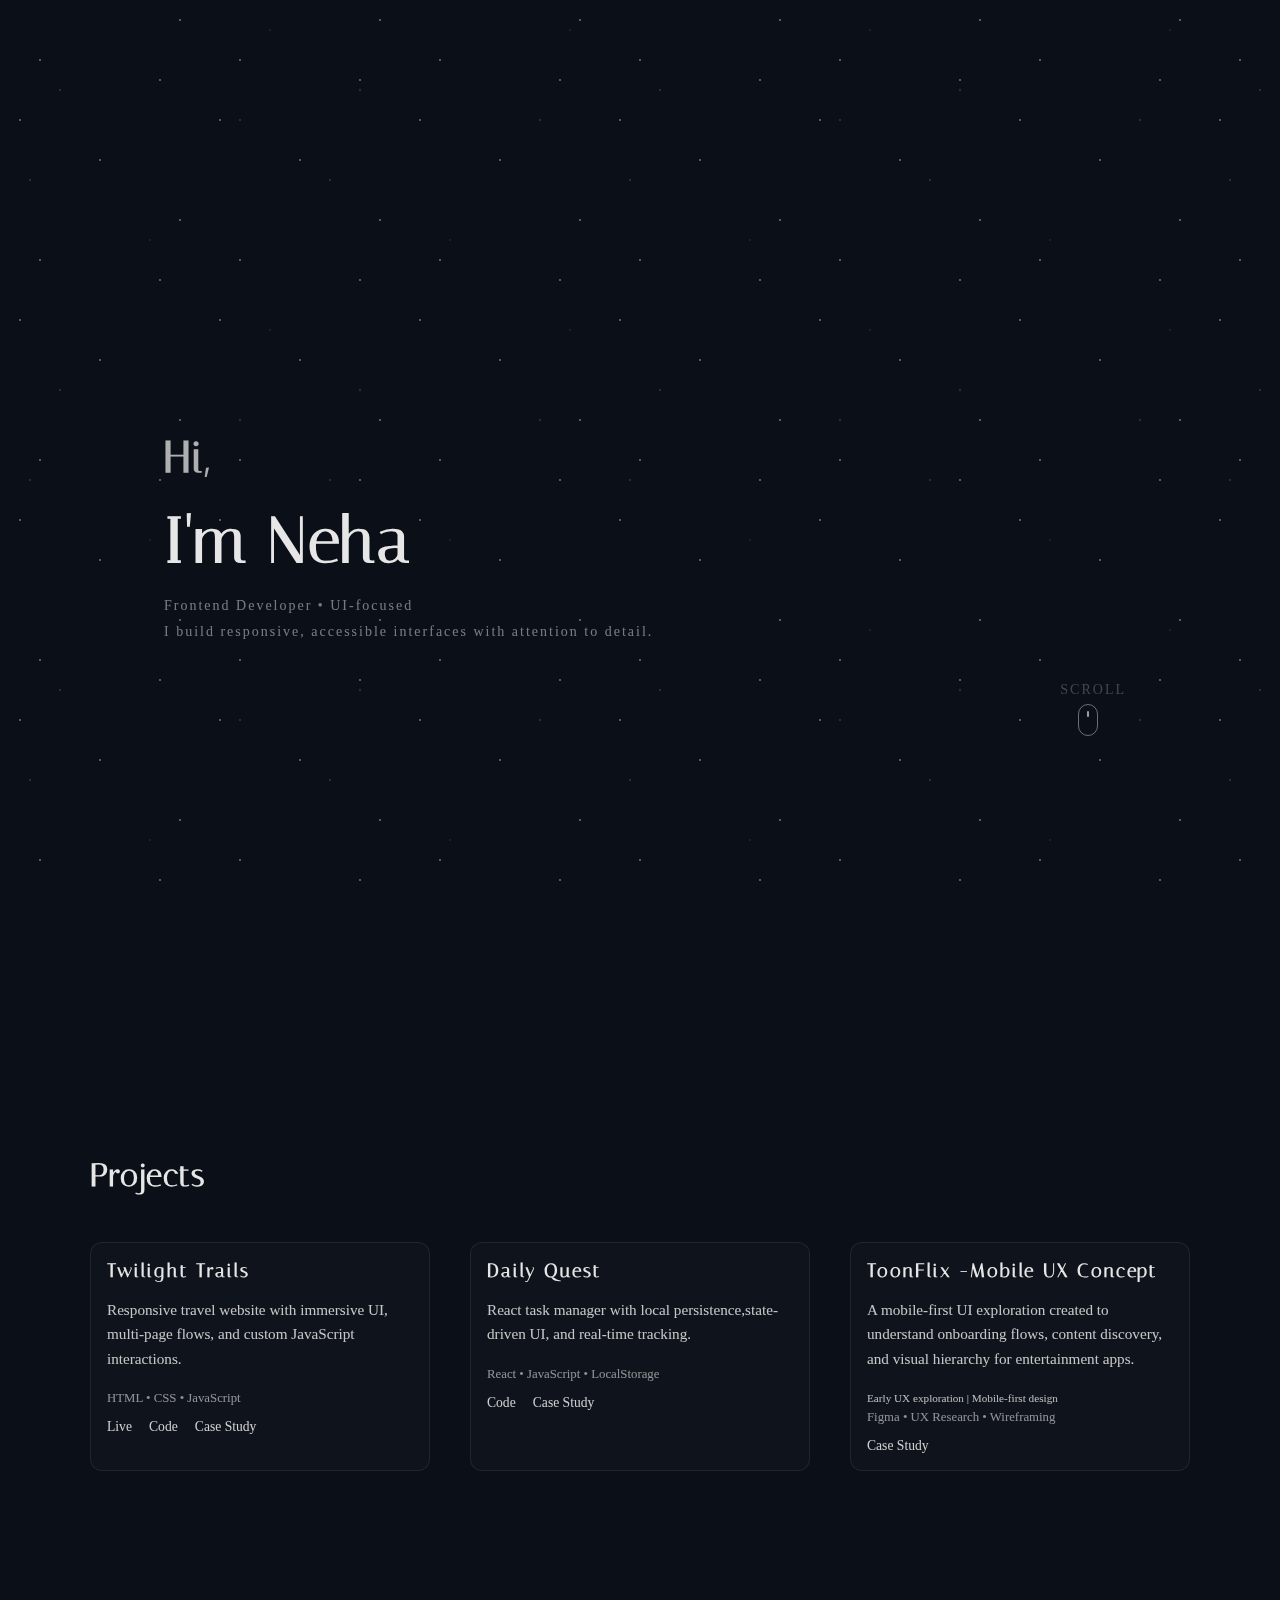
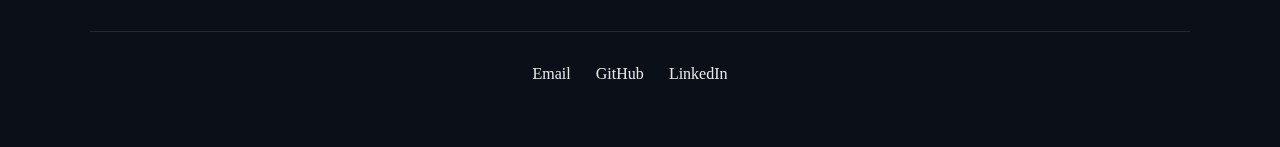
<file: index.html>
<!DOCTYPE html>
<html lang="en">

<head>
    <meta charset="UTF-8">
    <meta name="viewport" content="width=device-width, initial-scale=1.0">
    <title>Index</title>
    <link href="style.css" rel="stylesheet">
</head>

<body>
    <div class="stars stars-back"></div>
    <div class="stars stars-front"></div>
    <main class="content">
        <header class="intro-container">
            <h1>Hi,</h1>
            <h1>I'm Neha</h1>
            <span>Frontend Developer • UI-focused</span>
            <span>I build responsive, accessible interfaces with attention to detail.</span>
            <div class="scroll-cue">
                <span>Scroll</span>
                <div class="mouse">
                    <div class="wheel"></div>
                </div>
            </div>

        </header>
        <!-- Project section -->
        <section class="project-container">
            <h2 class="section-title">Projects</h2>
            <div class="project-grid">

                <!-- Project 1 -->
                <article class="project-card">
                    <h3>Twilight Trails</h3>
                    <p class="project-desc">
                        Responsive travel website with immersive UI, multi-page flows, and custom JavaScript
                        interactions.
                    </p>
                    <span class="tech">HTML • CSS • JavaScript</span>
                    <div class="project-links">
                        <a href="https://stardust0000.github.io/Twilight-Trails/" target="_blank"
                            rel="noopener">Live</a>
                        <a href="https://github.com/Stardust0000/Twilight-Trails" target="_blank">Code</a>
                        <button data-project="twilight-trails" class="preview-btn">Case Study</button>
                    </div>
                </article>

                <!-- Project 2 -->
                <article class="project-card">
                    <h3>Daily Quest</h3>
                    <p class="project-desc">
                        React task manager with local persistence,state-driven UI, and real-time tracking.
                    </p>
                    <span class="tech">React • JavaScript • LocalStorage</span>
                    <div class="project-links">
                        <a href="https://github.com/Stardust0000/DailyQuest" target="_blank">Code</a>
                        <button data-project="dailyquest" class="preview-btn">Case Study</button>

                    </div>
                </article>

                <!-- Project 4 -->
                <article class="project-card">
                    <h3>ToonFlix -Mobile UX Concept</h3>
                    <p class="project-desc">
                        A mobile-first UI exploration created to understand onboarding flows, content discovery, and
                        visual hierarchy for entertainment apps.
                    </p>
                    <small class="tag">Early UX exploration | Mobile-first design</small><br>
                    <span class="tech">Figma • UX Research • Wireframing</span>
                    <div class="project-links">
                        <!-- <a href="#" target="_blank" rel="noopener">Live</a> -->
                        <!-- <a href="#" target="_blank">Code</a> -->
                        <button data-project="toonflix" class="preview-btn">Case Study</button>
                    </div>
                </article>
            </div>
        </section>
        <footer class="contact-container">
            <a href="mailto:nehanavade1111@gmail.com">Email</a>
            <a href="https://github.com/Stardust0000">GitHub</a>
            <a href="https://www.linkedin.com/in/neha-navade-613112325">LinkedIn</a>
        </footer>
    </main>

    <div class="modal hidden" id="preview-modal">
        <div class="modal-content">
            <button class="close">X</button>
            <div class="project-preview" data-project="dailyquest">
                <h2>Case Study — Daily Quest</h2>

                <ul class="meta">
                    <li><strong>Role:</strong> Frontend Developer</li>
                    <li><strong>Type:</strong> React Web Application</li>
                    <li><strong>Tech:</strong> React • JavaScript • LocalStorage • CSS</li>
                    <li><strong>Status:</strong> Code Complete</li>
                </ul>

                <div class="problem">
                    <h3>Problem</h3>
                    <p>
                        Most beginner task apps focus on CRUD functionality but fail to provide
                        visual motivation or progress awareness, resulting in poor user retention.
                    </p>
                </div>

                <div class="goal">
                    <h3>Goal</h3>
                    <p>
                        Build a clean, responsive task-tracking application that:
                    </p>
                    <ul>
                        <li>feels lightweight and engaging</li>
                        <li>persists data without a backend</li>
                        <li>uses React state effectively</li>
                    </ul>
                </div>

                <div class="solution">
                    <h3>Solution</h3>
                    <p>
                        I built <strong>Daily Quest</strong>, a React-based task manager designed
                        around progress visibility and simplicity.
                    </p>
                    <ul>
                        <li>Component-driven UI using React hooks</li>
                        <li>LocalStorage persistence for offline usage</li>
                        <li>Dynamic progress tracking and state updates</li>
                    </ul>
                </div>

                <div class="outcome">
                    <h3>Outcome</h3>
                    <ul>
                        <li>Strengthened understanding of React state and lifecycle</li>
                        <li>Improved component reusability and UI logic separation</li>
                        <li>Production-ready structure for future scaling</li>
                    </ul>
                </div>
                <div class="gallery">
                    <img src="assets/DailyQuest_mainpage0.png">
                    <img src="assets/DailyQuest_mainpage.png">
                    <img src="assets/DailyQuest_mainpage3.png">
                    <img src="assets/DailyQuest_redirect.png">
                </div>
                <div class="link">
                    <a href="https://github.com/Stardust0000/DailyQuest" target="_blank">Code</a>
                </div>

            </div>

            <div class="project-preview" data-project="twilight-trails">

                <h2 class="case-title">Case Study — Twilight Trails</h2>

                <ul class="meta">
                    <li><strong>Role:</strong> Frontend Developer</li>
                    <li><strong>Type:</strong> Responsive Web Experience</li>
                    <li><strong>Tech:</strong> HTML • CSS • JavaScript</li>
                    <li><strong>Status:</strong> Live</li>
                </ul>

                <section class="case-section">
                    <h3>Problem</h3>
                    <p>
                        Most travel websites overload users with cluttered layouts and generic visuals,
                        reducing engagement and discoverability—especially on smaller screens.
                    </p>
                </section>

                <section class="case-section">
                    <h3>Goal</h3>
                    <ul>
                        <li>Create an atmospheric, premium dark-themed experience</li>
                        <li>Ensure seamless responsiveness across devices</li>
                        <li>Use minimal JavaScript for smooth interactions</li>
                    </ul>
                </section>

                <section class="case-section">
                    <h3>Solution</h3>
                    <p>
                        I built <strong>Twilight Trails</strong>, a multi-page responsive website focused on
                        visual storytelling and clarity.
                    </p>
                    <ul>
                        <li>Dark UI with high-contrast typography for readability</li>
                        <li>Custom JavaScript slideshows instead of third-party libraries</li>
                        <li>Modular layout for scannable, structured content</li>
                    </ul>
                </section>

                <section class="case-section">
                    <h3>Key Features</h3>
                    <ul>
                        <li>Responsive landing and main pages</li>
                        <li>Custom slideshow & carousel logic (vanilla JS)</li>
                        <li>Clean navigation with consistent visual hierarchy</li>
                        <li>GitHub Pages deployment</li>
                    </ul>
                </section>

                <section class="case-section">
                    <h3>Outcome</h3>
                    <ul>
                        <li>Translated UI concepts into functional layouts</li>
                        <li>Wrote clean, reusable JavaScript</li>
                        <li>Delivered a production-ready static website</li>
                    </ul>
                </section>

                <section class="figma-preview">
                    <h3>Interactive Prototype</h3>
                    <p class="hint">
                        Tip: Click through the prototype to explore screens
                    </p>

                    <div class="figma-embed">
                        <iframe
                            src="https://embed.figma.com/proto/o7qnBHUuhl5jgliEfwdlde/Twilight-Trails?node-id=1-2&scaling=scale-down&content-scaling=fixed&page-id=0%3A1&starting-point-node-id=1%3A2&show-proto-sidebar=1&embed-host=share"
                            allowfullscreen loading="lazy"></iframe>
                    </div>
                </section>

                <div class="case-links">
                    <a href="https://stardust0000.github.io/Twilight-Trails/" target="_blank" rel="noopener">
                        Live Site
                    </a>
                    <a href="https://github.com/Stardust0000/Twilight-Trails" target="_blank">
                        Source Code
                    </a>
                </div>

            </div>

            <div class="project-preview" data-project="toonflix">

                <h2>Case Study — ToonFlix</h2>

                <ul class="meta">
                    <li><strong>Role:</strong> UI/UX Designer</li>
                    <li><strong>Type:</strong> Mobile UX Concept</li>
                    <li><strong>Tools:</strong> Figma • Wireframing • UX Research</li>
                    <li><strong>Status:</strong> Concept Design</li>
                </ul>

                <div class="problem">
                    <h3>Problem</h3>
                    <p>
                        Many entertainment apps overwhelm first-time users with cluttered onboarding
                        and unclear content discovery paths.
                    </p>
                </div>

                <div class="goal">
                    <h3>Goal</h3>
                    <p>
                        Design a mobile-first entertainment app concept that:
                    </p>
                    <ul>
                        <li>simplifies onboarding</li>
                        <li>prioritizes content discovery</li>
                        <li>maintains visual hierarchy on small screens</li>
                    </ul>
                </div>

                <div class="solution">
                    <h3>Solution</h3>
                    <p>
                        I designed <strong>ToonFlix</strong>, a mobile UX concept focused on clarity
                        and flow rather than visual excess.
                    </p>
                    <ul>
                        <li>Low-friction onboarding screens</li>
                        <li>Clear navigation patterns</li>
                        <li>Consistent spacing and typography</li>
                    </ul>
                </div>

                <div class="outcome">
                    <h3>Outcome</h3>
                    <ul>
                        <li>Improved understanding of mobile UX constraints</li>
                        <li>Hands-on experience with wireframing and flow design</li>
                        <li>Foundation for future high-fidelity iterations</li>
                    </ul>
                </div>
                <section class="figma-preview">
                    <h3>Interactive Prototype</h3>
                    <p class="hint">
                        Tip: Click through the prototype to explore screens
                    </p>
                    <div class="figma-embed">
                        <iframe
                            src="https://embed.figma.com/proto/E659aYyEig327vsGilT0Fq/ToonFlix?node-id=1-2&p=f&scaling=scale-down&content-scaling=fixed&page-id=0%3A1&starting-point-node-id=1%3A2&show-proto-sidebar=1&embed-host=share"
                            allowfullscreen loading="lazy">
                        </iframe>
                    </div>
                </section>
                <div class="link">
                    <a href="https://www.figma.com/design/E659aYyEig327vsGilT0Fq/ToonFlix" target="_blank">
                        Figma
                    </a>
                </div>
            </div>

        </div>
    </div>

    <script src="script.js"></script>
</body>

</html>
</file>
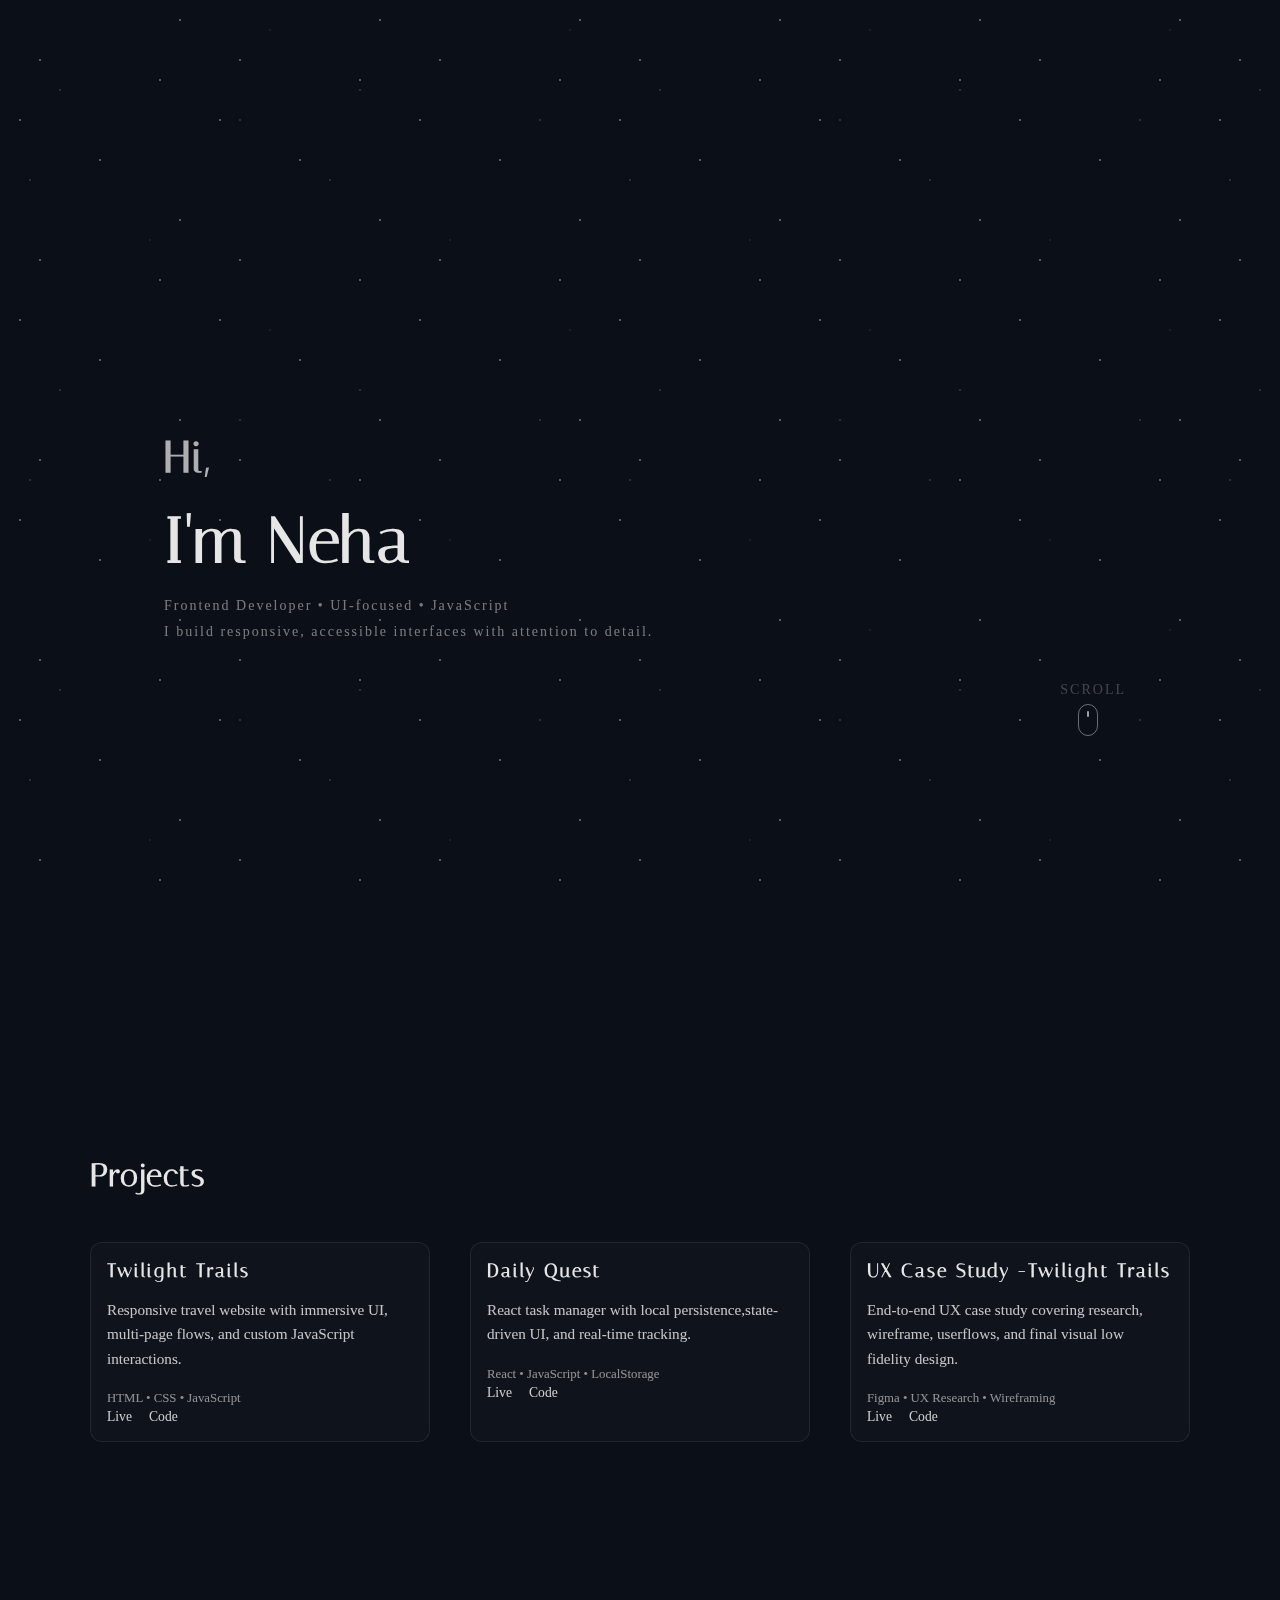
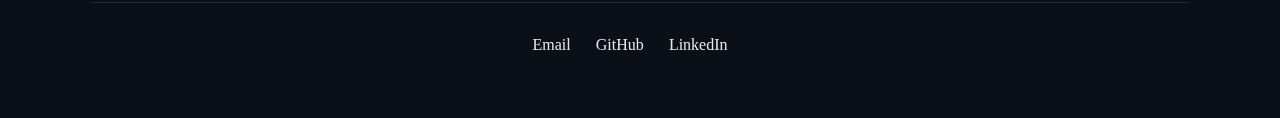
<file: pages/Index.html>
<!DOCTYPE html>
<html lang="en">
<head>
    <meta charset="UTF-8">
    <meta name="viewport" content="width=device-width, initial-scale=1.0">
    <title>Index</title>
    <link href="style.css" rel="stylesheet">
</head>
<body>
    <div class="stars stars-back"></div>
    <div class="stars stars-front"></div>
     <main class="content">
        <header class="intro-container">
            <h1>Hi,</h1>
            <h1>I'm Neha</h1>
            <span>Frontend Developer • UI-focused • JavaScript</span>
            <span>I build responsive, accessible interfaces with attention to detail.</span>
            <div class="scroll-cue">
                <span>Scroll</span>
                <div class="mouse">
                    <div class="wheel"></div>
                </div>
            </div>

        </header>
        <!-- Project section -->
        <section class="project-container">
            <h2 class="section-title">Projects</h2>
            <div class="project-grid">
                <!-- Project 1 -->
                <article class="project-card">
                    <h3>Twilight Trails</h3>
                    <p class="project-desc">
                        Responsive travel website with immersive UI, multi-page flows, and custom JavaScript interactions.
                    </p>
                    <span class="tech">HTML • CSS • JavaScript</span>
                    <div class="project-links">
                        <a href="#" target="_blank" rel="noopener">Live</a>
                        <a href="#" target="_blank">Code</a>
                    </div>
                </article>
                <!-- Project 2 -->
                <article class="project-card">
                    <h3>Daily Quest</h3>
                    <p class="project-desc">
                        React task manager with local persistence,state-driven UI, and real-time tracking.
                    </p>
                    <span class="tech">React • JavaScript • LocalStorage</span>
                    <div class="project-links">
                        <a href="#" target="_blank" rel="noopener">Live</a>
                        <a href="#" target="_blank">Code</a>
                    </div>
                </article>
                <!-- Project 3 -->
                <article class="project-card">
                    <h3>UX Case Study -Twilight Trails</h3>
                    <p class="project-desc">
                    End-to-end UX case study covering research, wireframe, userflows, and final visual low fidelity design.
                    </p>
                    <span class="tech">Figma • UX Research • Wireframing</span>
                    <div class="project-links">
                        <a href="#" target="_blank" rel="noopener">Live</a>
                        <a href="#" target="_blank">Code</a>
                    </div>
                </article>
            </div>
        </section>
        <footer class="contact-container">
            <a href="mailto:nehanavade1111@gmail.com">Email</a>
            <a href="https://github.com/Stardust0000">GitHub</a>
            <a href="https://www.linkedin.com/in/neha-navade-613112325">LinkedIn</a>
        </footer>
     </main>
</body>
</html>
</file>
<file: style.css>
/* Italiana */
@import url('https://fonts.googleapis.com/css2?family=Italiana&display=swap');

/* Inter */
@import url('https://fonts.googleapis.com/css2?family=Google+Sans+Flex:opsz,wght@6..144,1..1000&family=Italiana&display=swap');

* {
    margin: 0;
    padding: 0;
    /* outline: 1px solid red; */
}

html, body {
    overflow-x: hidden;
}
body {
    margin: 0;
    background: #0b0f17;
    color: #e6e6e6;
    font-family: system-ui, sans-serif;
}

.stars{
    position: fixed;
    inset: 0;
    z-index: -1;
    background-repeat: repeat;
    background-size: 200px 200px;
    opacity: 0.6;
    animation: twinkle 6s ease-in-out infinite;
}

.stars-back {
    background:
        radial-gradient(1.5px 1.5px at 20% 30%, #fff, transparent),
        radial-gradient(1.5px 1.5px at 80% 40%, #fff, transparent),
        radial-gradient(1px 1px at 50% 80%, #fff, transparent),
        radial-gradient(1.5px 1.5px at 10% 60%, #fff, transparent),
        radial-gradient(1px 1px at 90% 10%, #fff, transparent);
    background-size: 300px 300px;
    opacity: 0.25;
    animation: drift 10s linear infinite;
}
.stars-front {
    background:
        radial-gradient(1.5px 1.5px at 20% 30%, #fff, transparent),
        radial-gradient(1.5px 1.5px at 80% 40%, #fff, transparent),
        radial-gradient(1.5px 1.5px at 50% 80%, #fff, transparent),
        radial-gradient(1.5px 1.5px at 10% 60%, #fff, transparent),
        radial-gradient(1.5px 1.5px at 90% 10%, #fff, transparent);
    background-size: 200px 200px;
    opacity: 0.6;
    animation: twinkle 6s ease-in-out infinite;
}

@keyframes twinkle {
    0% { opacity: 0.4; }
    50% { opacity: 0.8; }
    100% { opacity: 0.4; }
}

@keyframes drift {
    from { background-position: 0 0; }
    to { background-position: 300px 300px; }
}


.content {
    /* position: relative; */
    max-width: 1100px;
    margin: 0 auto;
    padding: 4rem 2rem;
}

.intro-container {
    min-height: 100vh; 
    padding: 4rem; 
    display: flex;
    flex-direction: column;
    justify-content: center;
}

.intro-container h1 {
    padding: 10px;
    font-family: 'Italiana';
    letter-spacing: 2px;
}

.intro-container h1:first-child {
    font-size: clamp(28px, 4vw, 44px);
    opacity: 0.75;
}

.intro-container h1:last-of-type {
    font-size: clamp(42px, 6vw, 64px);
}

.intro-container span{
    padding-top: 10px;
    padding-left: 10px;
    font-family: 'Inter';
    letter-spacing: 2px;
    opacity: 0.5;
    font-size: 14px;
}

.scroll-cue {
    /* position: relative; */
    align-content: flex-end;
    flex-wrap: wrap;
    padding-top: 2rem;
    bottom: -2.5rem;
    left: 50%;
    display: flex;
    flex-direction: column;
    align-items: center;
    gap: 6px;
    font-size: 12px;
    letter-spacing: 2px;
    text-transform: uppercase;
    color: rgba(255, 255, 255, 0.45);
    font-family: system-ui, sans-serif;
}

.mouse {
    width: 18px;
    height: 30px;
    border: 1px solid rgba(255,255,255,0.4);
    border-radius: 12px;
    position: relative;
}

.wheel {
    width: 2px;
    height: 6px;
    background: rgba(255,255,255,0.6);
    border-radius: 2px;
    position: absolute;
    top: 6px;
    left: 50%;
    transform: translateX(-50%);
    animation: scrollWheel 1.8s ease-in-out infinite;
}

@keyframes scrollWheel {
    0% {
        opacity: 0;
        transform: translate(-50%, 0);
    }
    30% {
        opacity: 1;
    }
    100% {
        opacity: 0;
        transform: translate(-50%, 10px);
    }
}

.project-container{
    /* outline: 1px solid crimson; */
    padding: 4rem 0;
}

.section-title {
    font-family: "Italiana";
    font-size: 2rem;
    margin-bottom: 3rem;
    letter-spacing: 1px;
}

.project-grid {
    display: grid;
    grid-template-columns: repeat(auto-fit, minmax(260px, 1fr));
    gap: 2.5rem;
}

.project-card {
    padding: 1rem;
    border: 1px solid rgba(255,255,255,0.08);
    border-radius: 12px;
    background: rgba(255,255,255,0.02);
    transition: transform 0.5s ease-in-out, border 0.3s ease;
    backdrop-filter: blur(1px);
    cursor: pointer;
}

.project-card:hover{
    transform: translateY(-3px);
    box-shadow: 0px 0px 10px 2px rgba(245, 243, 243, 0.356);
    border-color: rgba(255, 255, 255, 0.15);
}

.project-card h3{
    margin-bottom: 1rem;
    font-size: 1.2rem;
    font-family: 'Italiana';
    letter-spacing: 2px;
}

.project-desc {
    font-family: 'Inter';
    font-size: 0.95rem;
    line-height: 1.6;
    margin-bottom: 1rem;
    opacity: 0.85;
    max-width:40ch;
}

.tech {
    font-family: 'Inter';
    font-size: 0.8rem;
    opacity: 0.6;
    margin-bottom: 1.2rem;
}

.tag {
    font-family: 'Inter';
    font-size: 0.7rem;
    padding-right: 1rem;
    margin-bottom: 16px;
    opacity: 0.8;
}

.project-links{
    margin-top: 10px;
}
.project-links a{
    margin-right: 12px;
    font-size: 0.85rem;
    font-family: 'Inter';
    text-decoration: none;
    color: rgb(255, 255, 255);
    opacity: 0.8;
}

.project-links .preview-btn {
    margin-right: 12px;
    font-size: 0.85rem;
    font-family: 'Inter';
    text-decoration: none;
    color: rgb(255, 255, 255);
    opacity: 0.8;
    background: transparent;
    border: none;
}

.project-links .preview-btn:hover {
    opacity: 0.6;
    border: 0.5px solid #e6e6e68f;
    border-radius: 5px;
    padding: 5px;
}

.project-links a:hover {
    opacity: 0.6;
    border: 0.5px solid #e6e6e68f;
    border-radius: 5px;
    padding: 5px;
}

.contact-container{
    border-top: 1px solid rgba(255, 255, 255, 0.103);
    margin-top: 6rem;
    padding-top: 2rem;
    text-align: center;
}

.contact-container a{
    margin-right: 20px;
    font-size: 1rem;
    font-family: 'Inter';
    text-decoration: none;
    color: rgb(255, 255, 255);
    opacity: 0.9;
    cursor: pointer;
}

.contact-container a:hover{
    color: rgb(255, 255, 255);
    opacity: 0.5;
}

/*  modal */

.modal {
    /* position: fixed;
    inset: 0;
    background: rgba(0,0,0,0.75);
    display: flex;
    align-items: center;
    justify-content: center;
    z-index: 999; */
    display: none;
    opacity: 0;
    pointer-events: none;
}
.modal.active{
    position: fixed;
    inset: 0;
    background: rgba(0,0,0,0.75);
    display: flex;
    align-items: center;
    justify-content: center;
    z-index: 999;
    display: flex;
    opacity: 1;
    pointer-events: auto;
}

.project-preview {
    display: none;
}
.project-preview.active{
    display: block;
}

html.modal-open,body.modal-open {
    overflow: hidden;
    scroll-behavior: none;
}

.modal-content {
    width: 80vw;
    max-width: 900px;
    max-height: 85vh;
    background: #0b0f1770;
    backdrop-filter: blur(50px);
    padding: 1.5rem;
    overflow-y: auto;
    border-radius: 12px;
    scrollbar-width: thin;
    scrollbar-color: rgba(255,255,255,0.3) transparent;

}

.modal-content .close {
    padding: 4px 9px;
    margin-top: 0;
    margin-bottom: 10px;
    background-color: transparent;
    color: #e6e6e6;
    border: 1px solid #e6e6e68f;
    font-size: 19px;
    border-radius: 7.5px;
    opacity: 0.75;
}

.modal-content .close:hover {
    opacity: 0.9;
    color: crimson;
    border: 0.5px solid #e6e6e6af;
}
.gallery {
  display: flex;
  gap: 1rem;
  overflow-x: auto;
  scroll-snap-type: x mandatory;
}

.gallery img {
  width: 100%;
  max-width: 60rem;
  border-radius: 12px;
  scroll-snap-align: start;
}

/* CASE STUDY WRAPPER */
.project-preview {
  display: none;
  max-width: 720px;
  margin: auto;
  padding: 2.5rem;
  color: #e6e6e6;
  font-family: 'Inter', system-ui, sans-serif;
}

.project-preview.active {
  display: block;
}

/* TITLE */
.case-title {
  font-family: 'Italiana', serif;
  font-size: 2rem;
  letter-spacing: 2px;
  margin-bottom: 1.2rem;
}

/* META INFO */
.meta {
  list-style: none;
  padding: 0;
  margin-bottom: 2rem;
  font-size: 0.9rem;
  opacity: 0.85;
}

.meta li {
  margin-bottom: 0.4rem;
}

/* SECTIONS */
.case-section {
  margin-bottom: 2rem;
}

.case-section h3 {
  font-size: 1.1rem;
  letter-spacing: 1.5px;
  text-transform: uppercase;
  margin-bottom: 0.6rem;
  color: rgba(255, 255, 255, 0.85);
}

.case-section p {
  font-size: 0.95rem;
  line-height: 1.6;
  opacity: 0.85;
  max-width: 65ch;
}

.case-section ul {
  margin-top: 0.5rem;
  padding-left: 1.2rem;
}

.case-section li {
  font-size: 0.95rem;
  line-height: 1.6;
  opacity: 0.85;
  margin-bottom: 0.4rem;
}

/* LINKS */
.case-links {
  display: flex;
  gap: 1rem;
  margin-top: 2rem;
}

.case-links a {
  padding: 0.5rem 1.2rem;
  border: 1px solid rgba(255,255,255,0.35);
  text-decoration: none;
  color: #fff;
  font-size: 0.85rem;
  letter-spacing: 1px;
  transition: all 0.2s ease;
}

.case-links a:hover {
  background: rgba(255,255,255,0.08);
  border-color: rgba(255,255,255,0.6);
}

.project-preview {
  line-height: 1.6;
}

.project-preview h2 {
  font-size: 26px;
  margin-bottom: 1rem;
  font-family: 'Italiana';
}

.project-preview h3 {
  margin-top: 1.2rem;
  font-size: 18px;
  opacity: 0.9;
}

.project-preview p {
  opacity: 0.85;
  margin-top: 0.4rem;
}

.project-preview ul {
  margin-top: 0.5rem;
  padding-left: 1.2rem;
}

.project-preview ul li {
  margin-bottom: 0.3rem;
  opacity: 0.85;
}

.project-preview .meta {
  list-style: none;
  padding: 0;
  margin-bottom: 1rem;
  font-size: 14px;
  opacity: 0.75;
}

.project-preview .meta li {
  margin-bottom: 0.2rem;
}

.project-preview .link {
  margin-top: 1.5rem;
  display: flex;
  gap: 1rem;
}

.project-preview .link a {
  text-decoration: none;
  padding: 6px 14px;
  border: 1px solid rgba(255,255,255,0.4);
  border-radius: 8px;
  color: #e6e6e6;
  font-size: 14px;
}

.project-preview .link a:hover {
  border-color: #5fdaff;
  color: #5fdaff;
}

/* figma embeded style */
.figma-preview {
  margin-top: 2rem;
}

.figma-preview h3 {
  margin-bottom: 0.75rem;
  font-size: 1.1rem;
  opacity: 0.85;
}

.hint {
  font-size: 0.75rem;
  opacity: 0.5;
  margin-bottom: 0.5rem;
}


.figma-embed {
  position: relative;
  width: 100%;
  padding-top: 56.25%; /* 16:9 */
  border-radius: 12px;
  overflow: hidden;
  border: 1px solid rgba(255,255,255,0.15);
}

.figma-embed iframe {
  position: absolute;
  inset: 0;
  width: 100%;
  height: 100%;
  border: none;
}

/* for smaller screens */


@media (max-width: 768px) {
  body {
    font-size: 14px;
  }

  .intro-container {
    min-height: 85vh;
    padding: 1rem;
  }

  .intro-container h1:first-child {
    font-size: 32px;
  }

  .intro-container h1:last-of-type {
    font-size: 40px;
  }

  .intro-container span {
    font-size: 12px;
    letter-spacing: 1px;
  }

  section {
    margin-top: 3rem;
  }

  .project-card {
    padding: 1.2rem;
    gap: 0.8rem;
  }

  .modal-content {
    max-width: 95vw;
    max-height: 90vh;
    padding: 1rem;
    overflow-y: auto;
  }
}



@media (max-width: 480px) {
  body {
    font-size: 14px;
  }

  .intro-container {
    justify-content: flex-start;
    padding: 1rem;
  }
  .scroll-cue{
    padding-top: 6rem;
    opacity: 0.6;
  }
  .intro-container h1:first-child {
    font-size: 28px;
    margin-bottom: 0.3rem;
  }

  .intro-container h1:last-of-type {
    font-size: 36px;
    margin-bottom: 0.6rem;
  }

  .intro-container span {
    font-size: 12px;
    line-height: 1.4;
  }

}
</file>
<file: pages/style.css>
/* Italiana */
@import url('https://fonts.googleapis.com/css2?family=Italiana&display=swap');

/* Inter */
@import url('https://fonts.googleapis.com/css2?family=Google+Sans+Flex:opsz,wght@6..144,1..1000&family=Italiana&display=swap');

* {
    margin: 0;
    padding: 0;
    /* outline: 1px solid red; */
}

html, body {
    overflow-x: hidden;
}
body {
    margin: 0;
    background: #0b0f17;
    color: #e6e6e6;
    font-family: system-ui, sans-serif;
}

.stars{
    position: fixed;
    inset: 0;
    z-index: -1;
    background-repeat: repeat;
    background-size: 200px 200px;
    opacity: 0.6;
    animation: twinkle 6s ease-in-out infinite;
}

.stars-back {
    background:
        radial-gradient(1.5px 1.5px at 20% 30%, #fff, transparent),
        radial-gradient(1.5px 1.5px at 80% 40%, #fff, transparent),
        radial-gradient(1px 1px at 50% 80%, #fff, transparent),
        radial-gradient(1.5px 1.5px at 10% 60%, #fff, transparent),
        radial-gradient(1px 1px at 90% 10%, #fff, transparent);
    background-size: 300px 300px;
    opacity: 0.25;
    animation: drift 10s linear infinite;
}
.stars-front {
    background:
        radial-gradient(1.5px 1.5px at 20% 30%, #fff, transparent),
        radial-gradient(1.5px 1.5px at 80% 40%, #fff, transparent),
        radial-gradient(1.5px 1.5px at 50% 80%, #fff, transparent),
        radial-gradient(1.5px 1.5px at 10% 60%, #fff, transparent),
        radial-gradient(1.5px 1.5px at 90% 10%, #fff, transparent);
    background-size: 200px 200px;
    opacity: 0.6;
    animation: twinkle 6s ease-in-out infinite;
}

@keyframes twinkle {
    0% { opacity: 0.4; }
    50% { opacity: 0.8; }
    100% { opacity: 0.4; }
}

@keyframes drift {
    from { background-position: 0 0; }
    to { background-position: 300px 300px; }
}


.content {
    /* position: relative; */
    max-width: 1100px;
    margin: 0 auto;
    padding: 4rem 2rem;
}

.intro-container {
    min-height: 100vh; 
    padding: 4rem; 
    display: flex;
    flex-direction: column;
    justify-content: center;
}

.intro-container h1 {
    padding: 10px;
    font-family: 'Italiana';
    letter-spacing: 2px;
}

.intro-container h1:first-child {
    font-size: clamp(28px, 4vw, 44px);
    opacity: 0.75;
}

.intro-container h1:last-of-type {
    font-size: clamp(42px, 6vw, 64px);
}

.intro-container span{
    padding-top: 10px;
    padding-left: 10px;
    font-family: 'Inter';
    letter-spacing: 2px;
    opacity: 0.5;
    font-size: 14px;
}

.scroll-cue {
    /* position: relative; */
    align-content: flex-end;
    flex-wrap: wrap;
    padding-top: 2rem;
    bottom: -2.5rem;
    left: 50%;
    display: flex;
    flex-direction: column;
    align-items: center;
    gap: 6px;
    font-size: 12px;
    letter-spacing: 2px;
    text-transform: uppercase;
    color: rgba(255, 255, 255, 0.45);
    font-family: system-ui, sans-serif;
}

.mouse {
    width: 18px;
    height: 30px;
    border: 1px solid rgba(255,255,255,0.4);
    border-radius: 12px;
    position: relative;
}

.wheel {
    width: 2px;
    height: 6px;
    background: rgba(255,255,255,0.6);
    border-radius: 2px;
    position: absolute;
    top: 6px;
    left: 50%;
    transform: translateX(-50%);
    animation: scrollWheel 1.8s ease-in-out infinite;
}

@keyframes scrollWheel {
    0% {
        opacity: 0;
        transform: translate(-50%, 0);
    }
    30% {
        opacity: 1;
    }
    100% {
        opacity: 0;
        transform: translate(-50%, 10px);
    }
}

.project-container{
    /* outline: 1px solid crimson; */
    padding: 4rem 0;
}

.section-title {
    font-family: "Italiana";
    font-size: 2rem;
    margin-bottom: 3rem;
    letter-spacing: 1px;
}

.project-grid {
    display: grid;
    grid-template-columns: repeat(auto-fit, minmax(260px, 1fr));
    gap: 2.5rem;
}

.project-card {
    padding: 1rem;
    border: 1px solid rgba(255,255,255,0.08);
    border-radius: 12px;
    background: rgba(255,255,255,0.02);
    transition: transform 0.3s ease, border 0.3s ease;
    backdrop-filter: blur(1px);
    cursor: pointer;
}

.project-card:hover{
    transform: translateY(-5px);
    box-shadow: 0px 0px 2px 2px rgba(255, 255, 255, 0.144);
    border-color: rgba(255, 255, 255, 0.15);
}

.project-card h3{
    margin-bottom: 1rem;
    font-size: 1.2rem;
    font-family: 'Italiana';
    letter-spacing: 2px;
}

.project-desc {
    font-family: 'Inter';
    font-size: 0.95rem;
    line-height: 1.6;
    margin-bottom: 1rem;
    opacity: 0.85;
    max-width:40ch;
}

.tech {
    font-family: 'Inter';
    font-size: 0.8rem;
    opacity: 0.6;
    margin-bottom: 1.2rem;
}

.project-links a{
    margin-right: 12px;
    font-size: 0.85rem;
    font-family: 'Inter';
    text-decoration: none;
    color: rgb(255, 255, 255);
    opacity: 0.8;
}

.project-links a:hover {
    opacity: 0.6;
}

.contact-container{
    border-top: 1px solid rgba(255, 255, 255, 0.103);
    margin-top: 6rem;
    padding-top: 2rem;
    text-align: center;
}

.contact-container a{
    margin-right: 20px;
    font-size: 1rem;
    font-family: 'Inter';
    text-decoration: none;
    color: rgb(255, 255, 255);
    opacity: 0.9;
    cursor: pointer;
}

.contact-container a:hover{
    color: rgb(255, 255, 255);
    opacity: 0.5;
}
</file>
